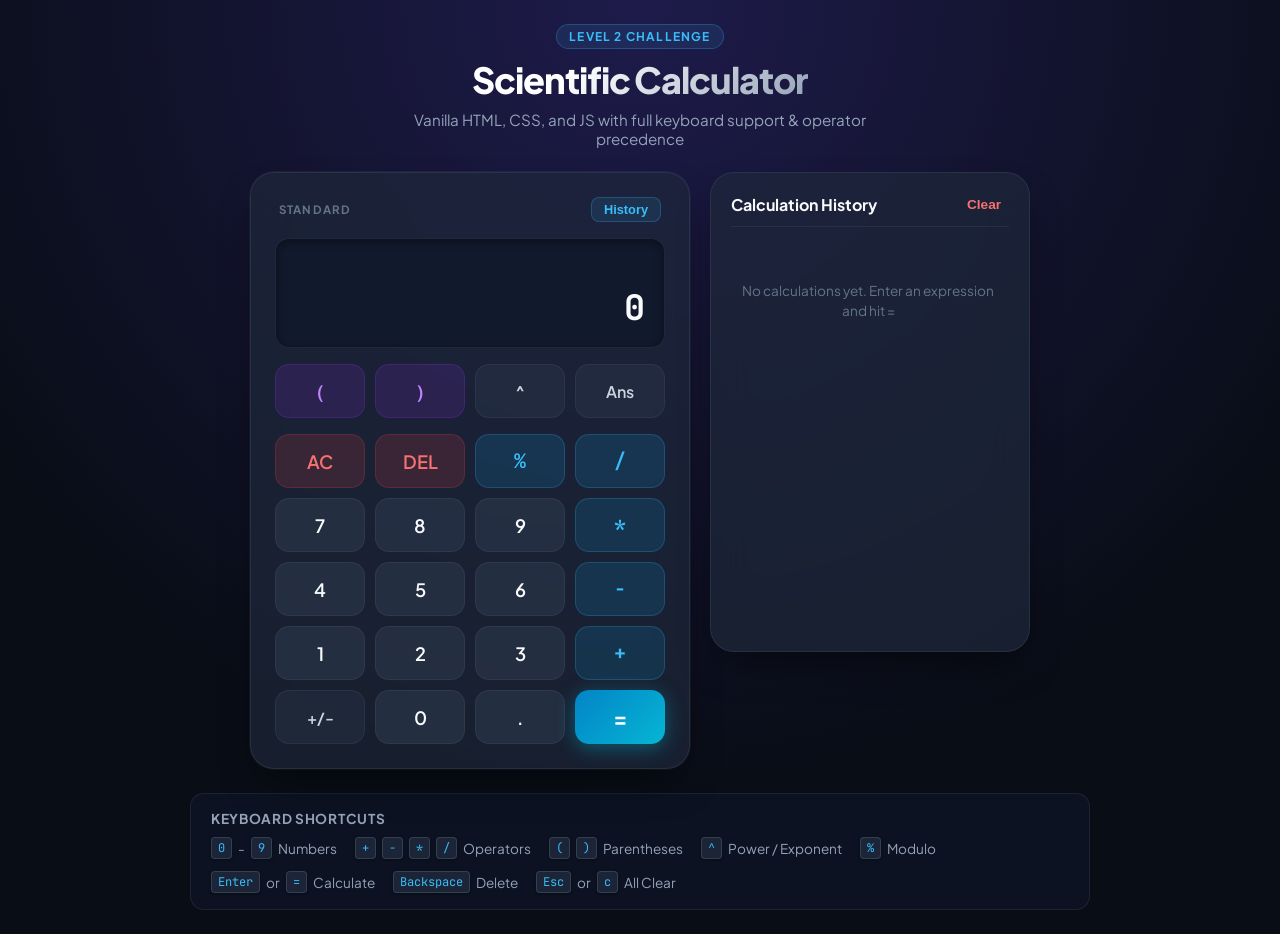
<file: Level 2/index.html>
<!DOCTYPE html>
<html lang="en">
<head>
  <meta charset="UTF-8">
  <meta name="viewport" content="width=device-width, initial-scale=1.0">
  <title>Interactive Calculator - GDG Algiers</title>
  <link rel="stylesheet" href="style.css">
  <link rel="preconnect" href="https://fonts.googleapis.com">
  <link rel="preconnect" href="https://fonts.gstatic.com" crossorigin>
  <link href="https://fonts.googleapis.com/css2?family=JetBrains+Mono:wght@400;500;700&family=Plus+Jakarta+Sans:wght@400;500;600;700&display=swap" rel="stylesheet">
</head>
<body>
  <div class="app-wrapper">
    <header class="app-header">
      <div class="badge">Level 2 Challenge</div>
      <h1 class="app-title">Scientific Calculator</h1>
      <p class="app-subtitle">Vanilla HTML, CSS, and JS with full keyboard support & operator precedence</p>
    </header>

    <main class="calculator-layout">
      <!-- Main Calculator Card -->
      <section class="calculator-card" aria-label="Calculator">
        <!-- Top bar with brand & history toggle -->
        <div class="card-top-bar">
          <span class="calc-label">STANDARD</span>
          <button type="button" class="btn-toggle-history" id="btn-toggle-history" title="Toggle calculation history">History</button>
        </div>

        <!-- Display Screen -->
        <div class="screen-container">
          <div class="screen-history" id="screen-history" aria-live="polite"></div>
          <div class="screen-main" id="screen-main" aria-live="assertive">0</div>
        </div>

        <!-- Scientific / Utility Bar (4 columns) -->
        <div class="utility-bar">
          <button type="button" class="btn btn-paren" data-value="(" id="btn-paren-open" title="Open Parenthesis">(</button>
          <button type="button" class="btn btn-paren" data-value=")" id="btn-paren-close" title="Close Parenthesis">)</button>
          <button type="button" class="btn btn-util" data-value="^" id="btn-power" title="Power / Exponent">^</button>
          <button type="button" class="btn btn-util" data-action="ans" id="btn-ans" title="Insert last answer">Ans</button>
        </div>

        <!-- Main Keypad Grid (4 columns x 5 rows) -->
        <div class="keypad-grid">
          <!-- Row 1: Clear, Backspace, Modulo, Division -->
          <button type="button" class="btn btn-danger" data-action="clear" id="btn-clear" title="All Clear">AC</button>
          <button type="button" class="btn btn-danger" data-action="backspace" id="btn-backspace" title="Delete last character">DEL</button>
          <button type="button" class="btn btn-operator" data-value="%" id="btn-mod" title="Modulo remainder">%</button>
          <button type="button" class="btn btn-operator" data-value="/" id="btn-div" title="Divide">/</button>

          <!-- Row 2: 7, 8, 9, Multiplication -->
          <button type="button" class="btn btn-number" data-value="7" id="btn-7">7</button>
          <button type="button" class="btn btn-number" data-value="8" id="btn-8">8</button>
          <button type="button" class="btn btn-number" data-value="9" id="btn-9">9</button>
          <button type="button" class="btn btn-operator" data-value="*" id="btn-mul" title="Multiply">*</button>

          <!-- Row 3: 4, 5, 6, Subtraction -->
          <button type="button" class="btn btn-number" data-value="4" id="btn-4">4</button>
          <button type="button" class="btn btn-number" data-value="5" id="btn-5">5</button>
          <button type="button" class="btn btn-number" data-value="6" id="btn-6">6</button>
          <button type="button" class="btn btn-operator" data-value="-" id="btn-sub" title="Subtract">-</button>

          <!-- Row 4: 1, 2, 3, Addition -->
          <button type="button" class="btn btn-number" data-value="1" id="btn-1">1</button>
          <button type="button" class="btn btn-number" data-value="2" id="btn-2">2</button>
          <button type="button" class="btn btn-number" data-value="3" id="btn-3">3</button>
          <button type="button" class="btn btn-operator" data-value="+" id="btn-add" title="Add">+</button>

          <!-- Row 5: Negate, 0, Decimal Point, Equals -->
          <button type="button" class="btn btn-util" data-action="toggle-sign" id="btn-negate" title="Toggle positive/negative sign">+/-</button>
          <button type="button" class="btn btn-number" data-value="0" id="btn-0">0</button>
          <button type="button" class="btn btn-number" data-value="." id="btn-dot" title="Decimal point">.</button>
          <button type="button" class="btn btn-equals" data-action="calculate" id="btn-equals" title="Calculate">=</button>
        </div>
      </section>

      <!-- History Panel -->
      <aside class="history-panel" id="history-panel">
        <div class="history-header">
          <h2 class="history-title">Calculation History</h2>
          <button type="button" class="btn-clear-history" id="btn-clear-history" title="Clear history">Clear</button>
        </div>
        <div class="history-list" id="history-list">
          <p class="history-empty">No calculations yet. Enter an expression and hit =</p>
        </div>
      </aside>
    </main>

    <!-- Keyboard Reference Help -->
    <footer class="app-footer">
      <div class="shortcuts-card">
        <h3 class="shortcuts-title">Keyboard Shortcuts</h3>
        <div class="shortcuts-grid">
          <span class="shortcut-item"><kbd>0</kbd>-<kbd>9</kbd> Numbers</span>
          <span class="shortcut-item"><kbd>+</kbd> <kbd>-</kbd> <kbd>*</kbd> <kbd>/</kbd> Operators</span>
          <span class="shortcut-item"><kbd>(</kbd> <kbd>)</kbd> Parentheses</span>
          <span class="shortcut-item"><kbd>^</kbd> Power / Exponent</span>
          <span class="shortcut-item"><kbd>%</kbd> Modulo</span>
          <span class="shortcut-item"><kbd>Enter</kbd> or <kbd>=</kbd> Calculate</span>
          <span class="shortcut-item"><kbd>Backspace</kbd> Delete</span>
          <span class="shortcut-item"><kbd>Esc</kbd> or <kbd>c</kbd> All Clear</span>
        </div>
      </div>
    </footer>
  </div>

  <script src="script.js"></script>
</body>
</html>
</file>
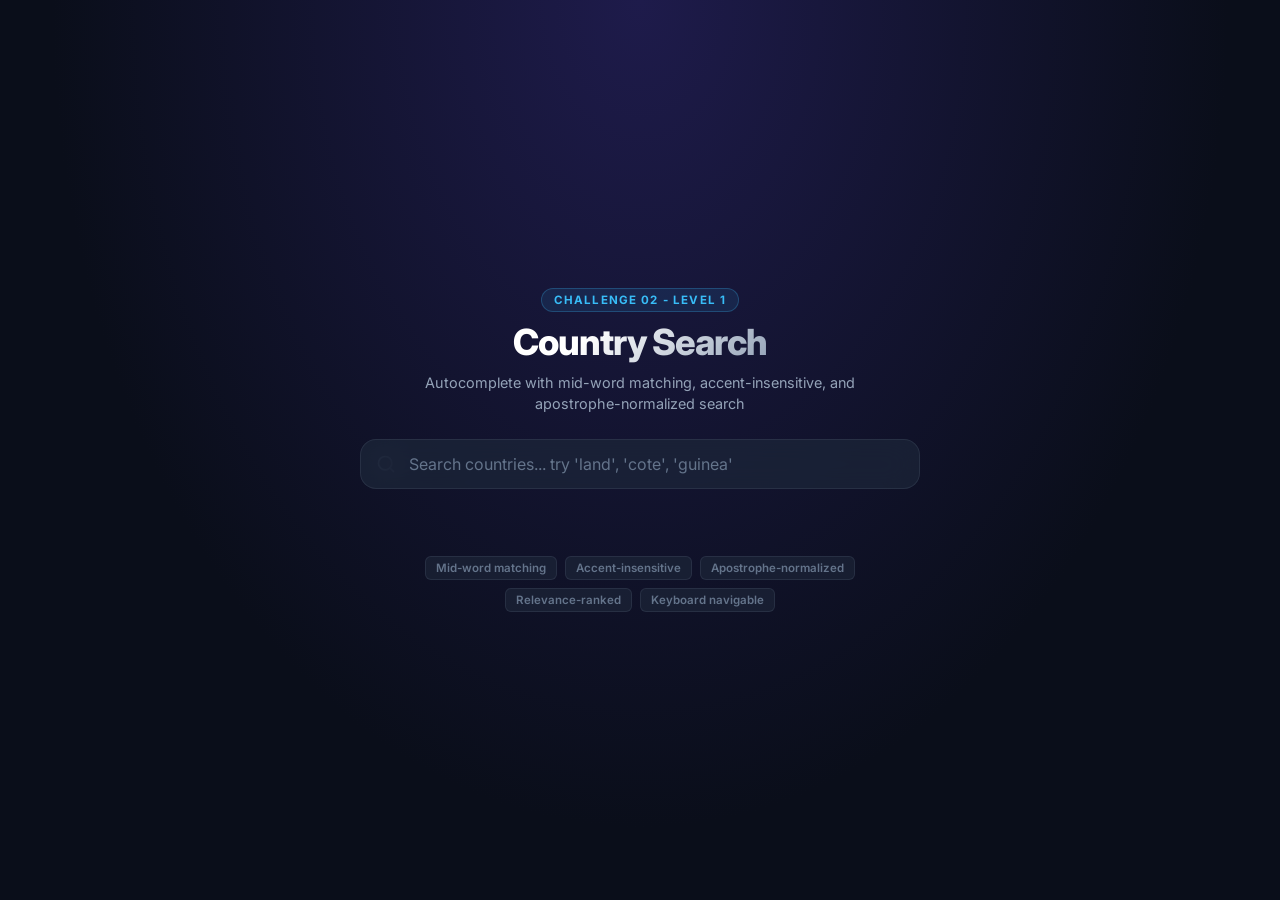
<file: Challenge-02-Medium/Level 1/index.html>
<!DOCTYPE html>
<html lang="en">
<head>
  <meta charset="UTF-8">
  <meta name="viewport" content="width=device-width, initial-scale=1.0">
  <title>Country Search - Autocomplete</title>
  <link rel="preconnect" href="https://fonts.googleapis.com">
  <link rel="preconnect" href="https://fonts.gstatic.com" crossorigin>
  <link href="https://fonts.googleapis.com/css2?family=Inter:wght@400;500;600;700&display=swap" rel="stylesheet">
  <link rel="stylesheet" href="style.css">
</head>
<body>
  <div class="container">
    <header class="header">
      <span class="badge">Challenge 02 - Level 1</span>
      <h1 class="title">Country Search</h1>
      <p class="subtitle">Autocomplete with mid-word matching, accent-insensitive, and apostrophe-normalized search</p>
    </header>

    <div class="search-wrapper" id="search-wrapper">
      <div class="search-box">
        <svg class="search-icon" viewBox="0 0 24 24" fill="none" stroke="currentColor" stroke-width="2" stroke-linecap="round" stroke-linejoin="round">
          <circle cx="11" cy="11" r="8"></circle>
          <line x1="21" y1="21" x2="16.65" y2="16.65"></line>
        </svg>
        <input
          type="text"
          id="search-input"
          class="search-input"
          placeholder="Search countries... try 'land', 'cote', 'guinea'"
          autocomplete="off"
          spellcheck="false"
          aria-label="Search countries"
          aria-autocomplete="list"
          aria-controls="suggestions-list"
          aria-expanded="false"
        >
        <button type="button" class="clear-btn" id="clear-btn" title="Clear search" aria-label="Clear search">
          <svg viewBox="0 0 24 24" fill="none" stroke="currentColor" stroke-width="2" stroke-linecap="round" stroke-linejoin="round">
            <line x1="18" y1="6" x2="6" y2="18"></line>
            <line x1="6" y1="6" x2="18" y2="18"></line>
          </svg>
        </button>
      </div>
      <ul class="suggestions" id="suggestions-list" role="listbox" aria-label="Country suggestions"></ul>
    </div>

    <div class="info-bar" id="info-bar"></div>

    <footer class="footer">
      <div class="features">
        <span class="feature-tag">Mid-word matching</span>
        <span class="feature-tag">Accent-insensitive</span>
        <span class="feature-tag">Apostrophe-normalized</span>
        <span class="feature-tag">Relevance-ranked</span>
        <span class="feature-tag">Keyboard navigable</span>
      </div>
    </footer>
  </div>

  <script type="module" src="search.js"></script>
</body>
</html>
</file>
<file: Level 2/style.css>
/* ==========================================================================
   Interactive Calculator Stylesheet - GDG Algiers Level 2
   Modern Dark Aesthetic with Glassmorphism and Micro-Interactions
   ========================================================================== */

:root {
  --bg-primary: #090d16;
  --bg-secondary: #0f172a;
  --card-bg: rgba(30, 41, 59, 0.7);
  --card-border: rgba(148, 163, 184, 0.12);
  --card-glow: rgba(56, 189, 248, 0.15);

  --text-main: #f8fafc;
  --text-muted: #94a3b8;
  --text-dim: #64748b;

  --btn-num-bg: rgba(51, 65, 85, 0.45);
  --btn-num-hover: rgba(71, 85, 105, 0.7);
  --btn-num-active: rgba(100, 116, 139, 0.85);

  --btn-op-bg: rgba(14, 165, 233, 0.15);
  --btn-op-color: #38bdf8;
  --btn-op-hover: rgba(14, 165, 233, 0.3);

  --btn-util-bg: rgba(51, 65, 85, 0.3);
  --btn-util-color: #cbd5e1;
  --btn-util-hover: rgba(71, 85, 105, 0.5);

  --btn-danger-bg: rgba(239, 68, 68, 0.15);
  --btn-danger-color: #f87171;
  --btn-danger-hover: rgba(239, 68, 68, 0.3);

  --btn-equals-bg: linear-gradient(135deg, #0284c7 0%, #06b6d4 100%);
  --btn-equals-color: #ffffff;
  --btn-equals-hover: linear-gradient(135deg, #0369a1 0%, #0891b2 100%);
  --btn-equals-shadow: 0 4px 20px rgba(6, 182, 212, 0.4);

  --font-sans: 'Plus Jakarta Sans', system-ui, -apple-system, sans-serif;
  --font-mono: 'JetBrains Mono', monospace;
  --radius-lg: 24px;
  --radius-md: 14px;
  --radius-sm: 8px;
  --transition: all 0.18s cubic-bezier(0.4, 0, 0.2, 1);
}

/* Global Reset & Base */
*, *::before, *::after {
  box-sizing: border-box;
  margin: 0;
  padding: 0;
}

body {
  font-family: var(--font-sans);
  background: radial-gradient(circle at 50% 0%, #1e1b4b 0%, var(--bg-primary) 70%);
  color: var(--text-main);
  min-height: 100vh;
  display: flex;
  flex-direction: column;
  align-items: center;
  justify-content: center;
  padding: 24px 16px;
  overflow-x: hidden;
  -webkit-font-smoothing: antialiased;
}

/* App Wrapper */
.app-wrapper {
  width: 100%;
  max-width: 900px;
  display: flex;
  flex-direction: column;
  gap: 24px;
}

/* Header */
.app-header {
  text-align: center;
  display: flex;
  flex-direction: column;
  align-items: center;
  gap: 8px;
}

.badge {
  font-size: 0.75rem;
  font-weight: 700;
  text-transform: uppercase;
  letter-spacing: 0.1em;
  padding: 4px 12px;
  border-radius: 999px;
  background: rgba(56, 189, 248, 0.1);
  color: var(--btn-op-color);
  border: 1px solid rgba(56, 189, 248, 0.25);
}

.app-title {
  font-size: 2.25rem;
  font-weight: 800;
  letter-spacing: -0.03em;
  background: linear-gradient(135deg, #ffffff 30%, #94a3b8 100%);
  -webkit-background-clip: text;
  -webkit-text-fill-color: transparent;
}

.app-subtitle {
  color: var(--text-muted);
  font-size: 0.95rem;
  max-width: 520px;
}

/* Main Layout: Calculator + History */
.calculator-layout {
  display: flex;
  gap: 20px;
  justify-content: center;
  align-items: flex-start;
  width: 100%;
}

/* Calculator Card */
.calculator-card {
  flex: 1;
  max-width: 440px;
  background: var(--card-bg);
  backdrop-filter: blur(20px);
  -webkit-backdrop-filter: blur(20px);
  border: 1px solid var(--card-border);
  border-radius: var(--radius-lg);
  padding: 24px;
  box-shadow: 0 20px 40px -15px rgba(0, 0, 0, 0.6), 0 0 0 1px rgba(255, 255, 255, 0.05);
  display: flex;
  flex-direction: column;
  gap: 16px;
  position: relative;
  transition: transform 0.2s ease, box-shadow 0.2s ease;
}

/* Screen Container */
.screen-container {
  background: rgba(15, 23, 42, 0.75);
  border: 1px solid rgba(148, 163, 184, 0.1);
  border-radius: var(--radius-md);
  padding: 16px 20px;
  display: flex;
  flex-direction: column;
  justify-content: flex-end;
  min-height: 110px;
  text-align: right;
  gap: 6px;
  box-shadow: inset 0 2px 8px rgba(0, 0, 0, 0.4);
  overflow: hidden;
}

.screen-history {
  font-family: var(--font-mono);
  font-size: 0.95rem;
  color: var(--text-dim);
  min-height: 1.4rem;
  overflow-x: auto;
  white-space: nowrap;
  scrollbar-width: none;
}

.screen-history::-webkit-scrollbar {
  display: none;
}

.screen-main {
  font-family: var(--font-mono);
  font-size: 2.2rem;
  font-weight: 700;
  color: var(--text-main);
  overflow-x: auto;
  white-space: nowrap;
  letter-spacing: -0.02em;
  scrollbar-width: none;
  transition: color 0.15s ease;
}

.screen-main::-webkit-scrollbar {
  display: none;
}

.screen-main.has-error {
  color: var(--btn-danger-color);
  font-size: 1.5rem;
}

/* Card Top Bar */
.card-top-bar {
  display: flex;
  justify-content: space-between;
  align-items: center;
  padding: 0 4px;
}

.calc-label {
  font-size: 0.72rem;
  font-weight: 700;
  letter-spacing: 0.1em;
  color: var(--text-dim);
}

.btn-toggle-history {
  background: rgba(56, 189, 248, 0.1);
  color: var(--btn-op-color);
  border: 1px solid rgba(56, 189, 248, 0.25);
  font-size: 0.8rem;
  font-weight: 600;
  padding: 4px 12px;
  border-radius: var(--radius-sm);
  cursor: pointer;
  transition: var(--transition);
}

.btn-toggle-history:hover {
  background: rgba(56, 189, 248, 0.2);
}

/* Utility Bar (4 columns) */
.utility-bar {
  display: grid;
  grid-template-columns: repeat(4, 1fr);
  gap: 10px;
}

/* Keypad Grid (4 columns) */
.keypad-grid {
  display: grid;
  grid-template-columns: repeat(4, 1fr);
  gap: 10px;
}

/* Buttons Base */
.btn {
  font-family: var(--font-sans);
  font-size: 1.15rem;
  font-weight: 600;
  border: 1px solid rgba(255, 255, 255, 0.05);
  border-radius: var(--radius-md);
  height: 54px;
  display: flex;
  align-items: center;
  justify-content: center;
  cursor: pointer;
  user-select: none;
  transition: var(--transition);
  position: relative;
  outline: none;
  background-clip: padding-box;
}

.btn:hover {
  transform: translateY(-2px);
  box-shadow: 0 4px 12px rgba(0, 0, 0, 0.25);
}

.btn:active, .btn.active-key {
  transform: translateY(1px) scale(0.96);
  filter: brightness(1.2);
}

/* Button Variants */
.btn-number {
  background: var(--btn-num-bg);
  color: var(--text-main);
}
.btn-number:hover {
  background: var(--btn-num-hover);
}
.btn-number:active, .btn-number.active-key {
  background: var(--btn-num-active);
}

.btn-operator {
  background: var(--btn-op-bg);
  color: var(--btn-op-color);
  font-family: var(--font-mono);
  font-size: 1.25rem;
  border-color: rgba(56, 189, 248, 0.2);
}
.btn-operator:hover {
  background: var(--btn-op-hover);
}

.btn-paren {
  background: rgba(147, 51, 234, 0.15);
  color: #c084fc;
  border-color: rgba(147, 51, 234, 0.2);
}
.btn-paren:hover {
  background: rgba(147, 51, 234, 0.3);
}

.btn-util {
  background: var(--btn-util-bg);
  color: var(--btn-util-color);
  font-size: 1rem;
}
.btn-util:hover {
  background: var(--btn-util-hover);
}

.btn-danger {
  background: var(--btn-danger-bg);
  color: var(--btn-danger-color);
  border-color: rgba(239, 68, 68, 0.2);
}
.btn-danger:hover {
  background: var(--btn-danger-hover);
}

.btn-equals {
  background: var(--btn-equals-bg);
  color: var(--btn-equals-color);
  font-size: 1.4rem;
  font-weight: 700;
  box-shadow: var(--btn-equals-shadow);
  border: none;
}
.btn-equals:hover {
  background: var(--btn-equals-hover);
  box-shadow: 0 6px 24px rgba(6, 182, 212, 0.6);
}

/* History Panel */
.history-panel {
  flex: 0 0 320px;
  background: var(--card-bg);
  backdrop-filter: blur(20px);
  -webkit-backdrop-filter: blur(20px);
  border: 1px solid var(--card-border);
  border-radius: var(--radius-lg);
  padding: 20px;
  box-shadow: 0 20px 40px -15px rgba(0, 0, 0, 0.6);
  display: flex;
  flex-direction: column;
  gap: 14px;
  height: 480px;
  transition: var(--transition);
}

.history-header {
  display: flex;
  justify-content: space-between;
  align-items: center;
  padding-bottom: 10px;
  border-bottom: 1px solid rgba(148, 163, 184, 0.1);
}

.history-title {
  font-size: 1rem;
  font-weight: 700;
  color: var(--text-main);
}

.btn-clear-history {
  background: transparent;
  color: var(--btn-danger-color);
  border: none;
  font-size: 0.85rem;
  font-weight: 600;
  cursor: pointer;
  padding: 4px 8px;
  border-radius: var(--radius-sm);
  transition: var(--transition);
}

.btn-clear-history:hover {
  background: rgba(239, 68, 68, 0.1);
}

.history-list {
  flex: 1;
  overflow-y: auto;
  display: flex;
  flex-direction: column;
  gap: 10px;
  padding-right: 4px;
}

.history-list::-webkit-scrollbar {
  width: 6px;
}

.history-list::-webkit-scrollbar-thumb {
  background: rgba(148, 163, 184, 0.2);
  border-radius: 999px;
}

.history-item {
  background: rgba(15, 23, 42, 0.6);
  border: 1px solid rgba(148, 163, 184, 0.08);
  border-radius: var(--radius-sm);
  padding: 10px 12px;
  cursor: pointer;
  transition: var(--transition);
  text-align: right;
  display: flex;
  flex-direction: column;
  gap: 4px;
}

.history-item:hover {
  background: rgba(56, 189, 248, 0.1);
  border-color: rgba(56, 189, 248, 0.3);
  transform: translateX(-2px);
}

.history-item-expr {
  font-family: var(--font-mono);
  font-size: 0.82rem;
  color: var(--text-dim);
}

.history-item-res {
  font-family: var(--font-mono);
  font-size: 1.1rem;
  font-weight: 700;
  color: var(--btn-op-color);
}

.history-empty {
  font-size: 0.85rem;
  color: var(--text-dim);
  text-align: center;
  margin-top: 40px;
  line-height: 1.5;
}

/* Keyboard Shortcuts Reference */
.app-footer {
  width: 100%;
}

.shortcuts-card {
  background: rgba(15, 23, 42, 0.6);
  border: 1px solid var(--card-border);
  border-radius: var(--radius-md);
  padding: 16px 20px;
  display: flex;
  flex-direction: column;
  gap: 10px;
}

.shortcuts-title {
  font-size: 0.85rem;
  font-weight: 700;
  text-transform: uppercase;
  letter-spacing: 0.05em;
  color: var(--text-muted);
}

.shortcuts-grid {
  display: flex;
  flex-wrap: wrap;
  gap: 12px 18px;
  font-size: 0.85rem;
  color: var(--text-muted);
}

.shortcut-item {
  display: flex;
  align-items: center;
  gap: 6px;
}

kbd {
  font-family: var(--font-mono);
  background: rgba(30, 41, 59, 0.9);
  color: #38bdf8;
  border: 1px solid rgba(148, 163, 184, 0.2);
  border-radius: 4px;
  padding: 2px 6px;
  font-size: 0.75rem;
  box-shadow: 0 1px 3px rgba(0, 0, 0, 0.4);
}

/* Responsive Mobile Handling */
@media (max-width: 768px) {
  .calculator-layout {
    flex-direction: column;
    align-items: center;
  }

  .calculator-card, .history-panel {
    max-width: 100%;
    width: 100%;
  }

  .history-panel {
    height: 260px;
  }
}
</file>
<file: Challenge-02-Medium/Level 1/style.css>
:root {
  --bg: #0a0e1a;
  --surface: rgba(30, 41, 59, 0.65);
  --surface-hover: rgba(51, 65, 85, 0.5);
  --border: rgba(148, 163, 184, 0.12);
  --border-focus: rgba(56, 189, 248, 0.5);
  --text: #f1f5f9;
  --text-muted: #94a3b8;
  --text-dim: #64748b;
  --accent: #38bdf8;
  --accent-bg: rgba(56, 189, 248, 0.1);
  --highlight: rgba(250, 204, 21, 0.25);
  --highlight-text: #fde68a;
  --radius: 16px;
  --radius-sm: 10px;
  --font: 'Inter', system-ui, -apple-system, sans-serif;
  --transition: 0.15s cubic-bezier(0.4, 0, 0.2, 1);
}

*, *::before, *::after {
  box-sizing: border-box;
  margin: 0;
  padding: 0;
}

body {
  font-family: var(--font);
  background: radial-gradient(ellipse at 50% 0%, #1e1b4b 0%, var(--bg) 65%);
  color: var(--text);
  min-height: 100vh;
  display: flex;
  align-items: center;
  justify-content: center;
  padding: 24px 16px;
  -webkit-font-smoothing: antialiased;
}

.container {
  width: 100%;
  max-width: 560px;
  display: flex;
  flex-direction: column;
  gap: 24px;
}

/* Header */
.header {
  text-align: center;
  display: flex;
  flex-direction: column;
  align-items: center;
  gap: 8px;
}

.badge {
  font-size: 0.72rem;
  font-weight: 700;
  text-transform: uppercase;
  letter-spacing: 0.1em;
  padding: 4px 12px;
  border-radius: 999px;
  background: var(--accent-bg);
  color: var(--accent);
  border: 1px solid rgba(56, 189, 248, 0.25);
}

.title {
  font-size: 2.25rem;
  font-weight: 800;
  letter-spacing: -0.03em;
  background: linear-gradient(135deg, #fff 30%, #94a3b8 100%);
  -webkit-background-clip: text;
  -webkit-text-fill-color: transparent;
}

.subtitle {
  color: var(--text-muted);
  font-size: 0.9rem;
  max-width: 460px;
  line-height: 1.5;
}

/* Search Wrapper */
.search-wrapper {
  position: relative;
}

.search-box {
  position: relative;
  display: flex;
  align-items: center;
}

.search-icon {
  position: absolute;
  left: 16px;
  width: 20px;
  height: 20px;
  color: var(--text-dim);
  pointer-events: none;
  transition: color var(--transition);
}

.search-input {
  width: 100%;
  font-family: var(--font);
  font-size: 1rem;
  font-weight: 500;
  color: var(--text);
  background: var(--surface);
  backdrop-filter: blur(16px);
  -webkit-backdrop-filter: blur(16px);
  border: 1.5px solid var(--border);
  border-radius: var(--radius);
  padding: 14px 44px 14px 48px;
  outline: none;
  transition: border-color var(--transition), box-shadow var(--transition);
}

.search-input::placeholder {
  color: var(--text-dim);
  font-weight: 400;
}

.search-input:focus {
  border-color: var(--border-focus);
  box-shadow: 0 0 0 3px rgba(56, 189, 248, 0.12);
}

.search-input:focus ~ .search-icon {
  color: var(--accent);
}

.clear-btn {
  position: absolute;
  right: 10px;
  width: 32px;
  height: 32px;
  display: flex;
  align-items: center;
  justify-content: center;
  background: transparent;
  border: none;
  border-radius: 8px;
  cursor: pointer;
  color: var(--text-dim);
  opacity: 0;
  pointer-events: none;
  transition: opacity var(--transition), color var(--transition), background var(--transition);
}

.clear-btn svg {
  width: 16px;
  height: 16px;
}

.clear-btn.visible {
  opacity: 1;
  pointer-events: auto;
}

.clear-btn:hover {
  color: var(--text);
  background: rgba(148, 163, 184, 0.15);
}

/* Suggestions Dropdown */
.suggestions {
  position: absolute;
  top: calc(100% + 6px);
  left: 0;
  right: 0;
  list-style: none;
  background: rgba(15, 23, 42, 0.92);
  backdrop-filter: blur(20px);
  -webkit-backdrop-filter: blur(20px);
  border: 1px solid var(--border);
  border-radius: var(--radius-sm);
  padding: 6px;
  max-height: 380px;
  overflow-y: auto;
  z-index: 100;
  box-shadow: 0 16px 40px -10px rgba(0, 0, 0, 0.6);
  display: none;
}

.suggestions.open {
  display: block;
}

.suggestions::-webkit-scrollbar {
  width: 6px;
}

.suggestions::-webkit-scrollbar-thumb {
  background: rgba(148, 163, 184, 0.2);
  border-radius: 999px;
}

.suggestion-item {
  padding: 10px 14px;
  border-radius: 8px;
  cursor: pointer;
  font-size: 0.95rem;
  color: var(--text-muted);
  transition: background var(--transition), color var(--transition);
  display: flex;
  align-items: center;
  gap: 10px;
}

.suggestion-item:hover,
.suggestion-item.active {
  background: var(--surface-hover);
  color: var(--text);
}

.suggestion-item .match-highlight {
  background: var(--highlight);
  color: var(--highlight-text);
  border-radius: 3px;
  padding: 0 1px;
}

.suggestion-item .country-id {
  font-size: 0.72rem;
  color: var(--text-dim);
  font-weight: 600;
  min-width: 28px;
  text-align: right;
  flex-shrink: 0;
}

.no-results {
  padding: 16px 14px;
  text-align: center;
  color: var(--text-dim);
  font-size: 0.9rem;
}

/* Info Bar */
.info-bar {
  text-align: center;
  font-size: 0.82rem;
  color: var(--text-dim);
  min-height: 1.2rem;
}

/* Footer */
.footer {
  text-align: center;
}

.features {
  display: flex;
  flex-wrap: wrap;
  gap: 8px;
  justify-content: center;
}

.feature-tag {
  font-size: 0.72rem;
  font-weight: 600;
  color: var(--text-dim);
  background: rgba(30, 41, 59, 0.6);
  border: 1px solid var(--border);
  border-radius: 6px;
  padding: 4px 10px;
}
</file>
